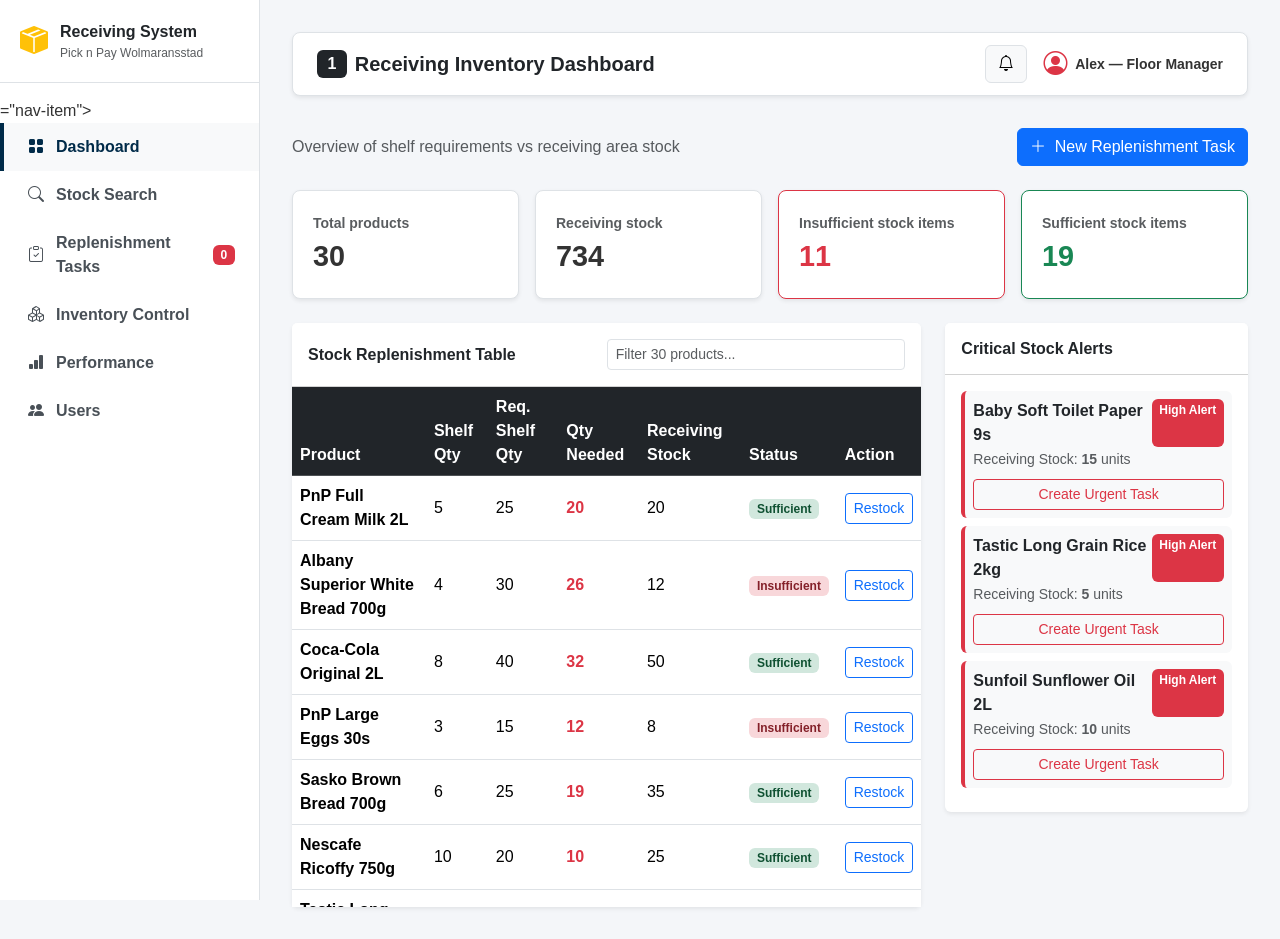
<file: index.html>
<!DOCTYPE html>
<html lang="en">
<head>
  <meta charset="UTF-8">
  <meta name="viewport" content="width=device-width, initial-scale=1.0">
  <title>Pick n Pay Wolmaransstad - Receiving Stock System</title>

  <!-- Bootstrap CSS -->
  <link href="https://cdn.jsdelivr.net/npm/bootstrap@5.3.2/dist/css/bootstrap.min.css" rel="stylesheet">

  <!-- Bootstrap Icons -->
  <link rel="stylesheet" href="https://cdn.jsdelivr.net/npm/bootstrap-icons@1.11.1/font/bootstrap-icons.css">

  <style>
    :root {
      --pnp-red: #e2001a;
      --pnp-dark-blue: #002b49;
      --sidebar-bg: #ffffff;
      --bg-main: #f4f6f9;
      --border-color: #dee2e6;
    }

    body {
      font-family: 'Segoe UI', Tahoma, Geneva, Verdana, sans-serif;
      background-color: var(--bg-main);
      color: #333333;
      overflow-x: hidden;
      margin: 0;
    }

    .app-container {
      display: flex;
      min-height: 100vh;
    }

    .sidebar {
      width: 260px;
      background-color: var(--sidebar-bg);
      border-right: 1px solid var(--border-color);
      display: flex;
      flex-direction: column;
      position: fixed;
      top: 0;
      bottom: 0;
      z-index: 100;
    }

    .sidebar-header {
      padding: 1.25rem;
      border-bottom: 1px solid var(--border-color);
      display: flex;
      align-items: center;
      gap: 0.75rem;
    }

    .sidebar-nav {
      padding: 1rem 0;
      list-style: none;
      margin: 0;
    }

    .sidebar-nav .nav-link {
      display: flex;
      align-items: center;
      gap: 0.75rem;
      padding: 0.75rem 1.5rem;
      color: #495057;
      font-weight: 600;
      text-decoration: none;
      border-left: 4px solid transparent;
      transition: all 0.2s ease;
      cursor: pointer;
    }

    .sidebar-nav .nav-link:hover,
    .sidebar-nav .nav-link.active {
      background-color: #f8f9fa;
      color: var(--pnp-dark-blue);
      border-left-color: var(--pnp-dark-blue);
    }

    .main-content {
      margin-left: 260px;
      flex: 1;
      padding: 2rem;
    }

    .top-header {
      background: white;
      border: 1px solid var(--border-color);
      border-radius: 8px;
      padding: 0.75rem 1.5rem;
      margin-bottom: 2rem;
      display: flex;
      justify-content: space-between;
      align-items: center;
    }

    .card-metric {
      background: white;
      border: 1px solid var(--border-color);
      border-radius: 8px;
      padding: 1.25rem;
    }

    .card-metric .metric-value {
      font-size: 1.8rem;
      font-weight: 700;
    }

    .badge-sufficient {
      background-color: #d1e7dd;
      color: #0f5132;
      font-weight: 600;
    }

    .badge-insufficient {
      background-color: #f8d7da;
      color: #842029;
      font-weight: 600;
    }

    .badge-outofstock {
      background-color: #721c24;
      color: white;
      font-weight: 700;
    }

    .priority-high {
      background-color: #dc3545;
      color: white;
    }

    .priority-medium {
      background-color: #fd7e14;
      color: white;
    }

    .priority-low {
      background-color: #ffc107;
      color: #212529;
    }
  </style>
</head>

<body>

  <!-- Out of stock notification -->
  <div class="toast-container position-fixed top-0 end-0 p-3" style="z-index: 1055;">
    <div id="outOfStockToast" class="toast align-items-center text-white bg-danger border-0" role="alert">
      <div class="d-flex">
        <div class="toast-body" id="toastMessage">
          <strong>ALERT:</strong> Item is now Out of Stock!
        </div>
        <button type="button" class="btn-close btn-close-white me-2 m-auto" data-bs-dismiss="toast"></button>
      </div>
    </div>
  </div>

  <div class="app-container">

    <!-- SIDEBAR -->
    <nav class="sidebar">

      <div class="sidebar-header">
        <i class="bi bi-box-seam-fill text-warning fs-3"></i>
        <div>
          <span class="fw-bold text-dark fs-6">Receiving System</span>
          <small class="text-muted d-block" style="font-size: 0.75rem;">
            Pick n Pay Wolmaransstad
          </small>
        </div>
      </div>

      <ul class="sidebar-nav">

         ="nav-item">
          <a class="nav-link active" data-bs-target="#dashboard-panel">
            <i class="bi bi-grid-fill"></i> Dashboard
          </a>
        </li>

        <li class="nav-item">
          <a class="nav-link" data-bs-target="#search-panel">
            <i class="bi bi-search"></i> Stock Search
          </a>
        </li>

        <li class="nav-item">
          <a class="nav-link" data-bs-target="#tasks-panel">
            <i class="bi bi-clipboard-check"></i>
            Replenishment Tasks
            <span class="badge bg-danger ms-1" id="taskBadgeCount">0</span>
          </a>
        </li>

        <li class="nav-item">
         <a class="nav-link" data-bs-target="#inventory-panel">
          <i class="bi bi-boxes"></i> Inventory Control
         </a>
        </li>

        <li class="nav-item">
          <a class="nav-link" data-bs-target="#performance-panel">
            <i class="bi bi-bar-chart-fill"></i> Performance
          </a>
        </li>

        <li class="nav-item">
          <a class="nav-link" data-bs-target="#users-panel">
            <i class="bi bi-people-fill"></i> Users
          </a>
        </li>

      </ul>
    </nav>

    <!-- MAIN CONTENT -->
    <main class="main-content">

      <header class="top-header shadow-sm">

        <div class="d-flex align-items-center gap-2">
          <span class="badge bg-dark fs-6">1</span>
          <h1 class="h5 fw-bold mb-0 text-dark">
            Receiving Inventory Dashboard
          </h1>
        </div>

        <div class="d-flex align-items-center gap-3">

          <button class="btn btn-light position-relative border">
            <i class="bi bi-bell"></i>
          </button>

          <div id="userProfile" class="d-flex align-items-center gap-2" style="cursor: pointer;">
            <i class="bi bi-person-circle fs-4 text-danger"></i>
            <span id="headerUser" class="fw-bold small">
              Alex — Floor Manager
            </span>
          </div>

        </div>
      </header>

      <div class="tab-content">

        <!-- 1. DASHBOARD -->
        <div class="tab-pane fade show active" id="dashboard-panel">

          <div class="d-flex justify-content-between align-items-center mb-4">
            <p class="text-muted mb-0">
              Overview of shelf requirements vs receiving area stock
            </p>

            <button class="btn btn-primary" id="openNewTaskModalBtn">
              <i class="bi bi-plus-lg me-1"></i>
              New Replenishment Task
            </button>
          </div>

          <!-- KPI Cards -->
          <div class="row g-3 mb-4">

            <div class="col-md-3">
              <div class="card-metric shadow-sm">
                <span class="text-muted small fw-semibold">Total products</span>
                <div class="metric-value" id="kpiTotalProducts">30</div>
              </div>
            </div>

            <div class="col-md-3">
              <div class="card-metric shadow-sm">
                <span class="text-muted small fw-semibold">Receiving stock</span>
                <div class="metric-value" id="kpiReceivingStock">0</div>
              </div>
            </div>

            <div class="col-md-3">
              <div class="card-metric shadow-sm border-danger">
                <span class="text-muted small fw-semibold">
                  Insufficient stock items
                </span>
                <div class="metric-value text-danger" id="kpiInsufficient">0</div>
              </div>
            </div>

            <div class="col-md-3">
              <div class="card-metric shadow-sm border-success">
                <span class="text-muted small fw-semibold">
                  Sufficient stock items
                </span>
                <div class="metric-value text-success" id="kpiSufficient">0</div>
              </div>
            </div>

          </div>

          <div class="row g-4">

            <!-- Stock Replenishment Table -->
            <div class="col-lg-8">

              <div class="card border-0 shadow-sm">

                <div class="card-header bg-white py-3 d-flex justify-content-between align-items-center">

                  <h2 class="h6 fw-bold mb-0">
                    Stock Replenishment Table
                  </h2>

                  <input type="text" id="tableSearchInput"
                         class="form-control form-control-sm w-50"
                         placeholder="Filter 30 products...">

                </div>

                <div class="table-responsive" style="max-height: 520px; overflow-y: auto;">

                  <table class="table table-hover align-middle mb-0" id="inventoryTable">

                    <thead class="table-dark sticky-top">
                      <tr>
                        <th>Product</th>
                        <th>Shelf Qty</th>
                        <th>Req. Shelf Qty</th>
                        <th>Qty Needed</th>
                        <th>Receiving Stock</th>
                        <th>Status</th>
                        <th>Action</th>
                      </tr>
                    </thead>

                    <tbody id="inventoryTableBody"></tbody>

                  </table>

                </div>

              </div>

            </div>

            <!-- Critical Stock Alerts -->
            <div class="col-lg-4">

              <div class="card border-0 shadow-sm">

                <div class="card-header bg-white py-3">
                  <h2 class="h6 fw-bold mb-0">
                    Critical Stock Alerts
                  </h2>
                </div>

                <div class="card-body" id="priorityWidgetBody"></div>

              </div>

            </div>

          </div>

        </div>

        <!-- 2. STOCK SEARCH -->
        <div class="tab-pane fade" id="search-panel">

          <div class="card border-0 shadow-sm p-4">

            <h3 class="h5 fw-bold mb-3">Product Search</h3>

            <input type="text" id="productSearchInput"
                   class="form-control form-control-lg"
                   placeholder="Search for a product, e.g. milk...">

            <div id="productSearchResults" class="mt-3"></div>

          </div>

        </div>

        <!-- 3. REPLENISHMENT TASKS -->
        <div class="tab-pane fade" id="tasks-panel">

          <div class="card border-0 shadow-sm p-4">

            <h3 class="h5 fw-bold mb-3">
              Active Replenishment Tasks
            </h3>

            <div id="tasksContainer">

              <p class="text-muted">
                No active replenishment tasks dispatched yet.
              </p>

            </div>

          </div>

        </div>

        <!-- INVENTORY CONTROL -->
<div class="tab-pane fade" id="inventory-panel">

  <div class="card border-0 shadow-sm p-4 mb-4">

    <h3 class="h5 fw-bold mb-2">
      Inventory Control
    </h3>

    <p class="text-muted">
      Manage incoming stock, damaged products,
      physical stock counts and shelf quantities.
    </p>

    <form id="inventoryControlForm">

      <div class="row g-3 mb-3">

        <div class="col-md-6">

          <label class="form-label fw-semibold">
            Select Product
          </label>

          <select id="controlProduct" class="form-select" required>
            <option value="">Choose a product</option>
          </select>

        </div>

        <div class="col-md-6">

          <label class="form-label fw-semibold">
            Transaction Type
          </label>

          <select id="controlAction" class="form-select" required>

            <option value="receive">Receive Stock</option>
            <option value="damage">Record Damaged Stock</option>
            <option value="reconcile">Reconcile Receiving Stock</option>
            <option value="shelf">Update Shelf Count</option>

          </select>

        </div>

      </div>

      <div id="currentStockInfo" class="alert alert-info">
        Select a product to view its current stock quantities.
      </div>

      <div class="mb-3">

        <label id="controlQuantityLabel" class="form-label fw-semibold">
          Quantity Received
        </label>

        <input type="number" id="controlQuantity"
               class="form-control" min="1" step="1" required>

        <small id="controlHelp" class="text-muted">
          Enter the number of units physically received.
        </small>

      </div>

      <div class="mb-3">

        <label class="form-label fw-semibold">
          Reason / Reference
        </label>

        <textarea id="controlReason"
                  class="form-control" rows="2"
                  placeholder="Enter the reason for this stock transaction..."
                  required></textarea>

      </div>

      <button type="submit" class="btn btn-primary">
        <i class="bi bi-check-circle me-1"></i>
        Confirm Stock Transaction
      </button>

    </form>

  </div>

  <!-- Inventory Accuracy -->
  <div class="row g-3 mb-4">

    <div class="col-md-4">
      <div class="card-metric shadow-sm">
        <span class="text-muted small fw-semibold">
          Stock Reconciliations
        </span>
        <div id="totalReconciliations" class="metric-value">0</div>
      </div>
    </div>

    <div class="col-md-4">
      <div class="card-metric shadow-sm">
        <span class="text-muted small fw-semibold">
          Discrepancies Identified
        </span>
        <div id="totalDiscrepancies"
             class="metric-value text-danger">0</div>
      </div>
    </div>

    <div class="col-md-4">
      <div class="card-metric shadow-sm">
        <span class="text-muted small fw-semibold">
          Inventory Record Accuracy
        </span>
        <div id="inventoryAccuracy"
             class="metric-value text-success">N/A</div>
      </div>
    </div>

  </div>

  <!-- Stock Movement History -->
  <div class="card border-0 shadow-sm p-4">

    <h3 class="h5 fw-bold mb-3">
      Stock Movement History
    </h3>

    <div class="table-responsive">

      <table class="table table-hover align-middle">

        <thead class="table-dark">

          <tr>
            <th>Date &amp; Time</th>
            <th>Product</th>
            <th>Transaction</th>
            <th>Receiving Before</th>
            <th>Receiving After</th>
            <th>Shelf Before</th>
            <th>Shelf After</th>
            <th>User</th>
            <th>Reason</th>
          </tr>

        </thead>

        <tbody id="stockHistoryBody">

          <tr>
            <td colspan="9" class="text-muted">
              No stock transactions recorded yet.
            </td>
          </tr>

        </tbody>

      </table>

    </div>

  </div>

</div>

        <!-- 4. PERFORMANCE -->
        <div class="tab-pane fade" id="performance-panel">

          <div class="card border-0 shadow-sm p-4">

            <h3 class="h5 fw-bold mb-3">
              Performance Monitoring
            </h3>

            <div class="row g-3">

              <div class="col-md-4">
                <div class="card p-3 shadow-sm bg-light">
                  Pending Tasks:
                  <span id="perfPending" class="fw-bold text-warning fs-4">0</span>
                </div>
              </div>

              <div class="col-md-4">
                <div class="card p-3 shadow-sm bg-light">
                  Completed Today:
                  <span id="perfCompleted" class="fw-bold text-success fs-4">0</span>
                </div>
              </div>

              <div class="col-md-4">
                <div class="card p-3 shadow-sm bg-light">
                  Avg Response Time:
                  <span id="perfResponseTime" class="fw-bold text-primary fs-4">N/A</span>
                </div>
              </div>

            </div>

          </div>

        </div>

        <!-- 5. USERS -->
        <div class="tab-pane fade" id="users-panel">

          <div class="card border-0 shadow-sm p-4">

            <h3 class="h5 fw-bold mb-2">System Users</h3>

            <p class="text-muted">
              View the team and select a user.
            </p>

            <label for="userSelect" class="form-label fw-bold">
              Choose a user
            </label>

            <select id="userSelect" class="form-select mb-3"></select>

            <div id="selectedUserInfo" class="alert alert-info"></div>

            <div class="table-responsive">

              <table class="table table-hover align-middle">

                <thead class="table-dark">
                  <tr>
                    <th>Name</th>
                    <th>Role</th>
                    <th>Main duties</th>
                  </tr>
                </thead>

                <tbody id="usersTableBody"></tbody>

              </table>

            </div>

          </div>

        </div>

      </div>
    </main>
  </div>

  <!-- DISPATCH REPLENISHMENT TASK MODAL -->
  <div class="modal fade" id="createTaskModal" tabindex="-1">

    <div class="modal-dialog modal-dialog-centered">

      <div class="modal-content">

        <div class="modal-header bg-dark text-white">

          <h5 class="modal-title fw-bold">
            Dispatch Replenishment Task
          </h5>

          <button type="button" class="btn-close btn-close-white"
                  data-bs-dismiss="modal"></button>

        </div>

        <form id="replenishmentTaskForm">

          <div class="modal-body">

            <div class="mb-3">

              <label class="form-label fw-semibold">
                Product Name
              </label>

              <select id="modalProductName" class="form-select" required>
                <option value="">Select a product</option>
              </select>

            </div>

            <div class="row g-2 mb-3">

              <div class="col-md-6">

                <label class="form-label fw-semibold">
                  Quantity Needed
                </label>

                <input type="number" id="modalQtyNeeded"
                       class="form-control" min="1" required>

              </div>

              <div class="col-md-6">

                <label class="form-label fw-semibold">
                  Select Priority
                </label>

                <select id="modalPriority" class="form-select">

                  <option value="High">High Priority</option>
                  <option value="Medium" selected>Medium Priority</option>
                  <option value="Low">Low Priority</option>

                </select>

              </div>

            </div>

            <div class="mb-3">

              <label class="form-label fw-semibold">
                Shelf Location
              </label>

              <select id="modalShelfLoc" class="form-select" required>
                <option value="">Select shelf location</option>
              </select>

            </div>

            <div id="taskStockInfo" class="alert alert-light border small">
              Select a product to view stock availability.
            </div>

          </div>

          <div class="modal-footer">

            <button type="button" class="btn btn-secondary"
                    data-bs-dismiss="modal">
              Cancel
            </button>

            <button type="submit" class="btn btn-primary">
              Dispatch Task
            </button>

          </div>

        </form>

      </div>

    </div>

  </div>

  <!-- SUPPLIER STOCK MODAL -->
  <div class="modal fade" id="reorderModal" tabindex="-1">

    <div class="modal-dialog modal-dialog-centered">

      <div class="modal-content">

        <div class="modal-header bg-danger text-white">

          <h5 class="modal-title fw-bold">
            <i class="bi bi-truck me-2"></i>
            Receive Supplier Stock
          </h5>

          <button type="button" class="btn-close btn-close-white"
                  data-bs-dismiss="modal"></button>

        </div>

        <form id="reorderStockForm">

          <div class="modal-body">

            <div class="mb-3">

              <label class="form-label fw-semibold">
                Product Name
              </label>

              <input type="text" id="reorderProductName"
                     class="form-control" readonly>

            </div>

            <div class="mb-3">

              <label class="form-label fw-semibold">
                Quantity Received
              </label>

              <input type="number" id="reorderQty"
                     class="form-control" min="1" value="50" required>

            </div>

          </div>

          <div class="modal-footer">

            <button type="button" class="btn btn-secondary"
                    data-bs-dismiss="modal">
              Cancel
            </button>

            <button type="submit" class="btn btn-danger">
              Receive New Supplier Stock
            </button>

          </div>

        </form>

      </div>

    </div>

  </div>

  <!-- Bootstrap JavaScript -->
  <script src="https://cdn.jsdelivr.net/npm/bootstrap@5.3.2/dist/js/bootstrap.bundle.min.js"></script>

  <script>

    // 30 Fast-Moving Pick n Pay Grocery Products

    const productsData = [
      { name: "PnP Full Cream Milk 2L", shelfQty: 5, reqQty: 25, receivingQty: 20, aisle: "Aisle 1 (Dairy)" },
      { name: "Albany Superior White Bread 700g", shelfQty: 4, reqQty: 30, receivingQty: 12, aisle: "Aisle 2 (Bakery)" },
      { name: "Coca-Cola Original 2L", shelfQty: 8, reqQty: 40, receivingQty: 50, aisle: "Aisle 3 (Beverages)" },
      { name: "PnP Large Eggs 30s", shelfQty: 3, reqQty: 15, receivingQty: 8, aisle: "Aisle 1 (Dairy)" },
      { name: "Sasko Brown Bread 700g", shelfQty: 6, reqQty: 25, receivingQty: 35, aisle: "Aisle 2 (Bakery)" },
      { name: "Nescafe Ricoffy 750g", shelfQty: 10, reqQty: 20, receivingQty: 25, aisle: "Aisle 4 (Pantry)" },
      { name: "Tastic Long Grain Rice 2kg", shelfQty: 2, reqQty: 18, receivingQty: 5, aisle: "Aisle 4 (Pantry)" },
      { name: "White Star Maize Meal 2.5kg", shelfQty: 5, reqQty: 35, receivingQty: 40, aisle: "Aisle 4 (Pantry)" },
      { name: "Flora Light Spread 500g", shelfQty: 7, reqQty: 15, receivingQty: 20, aisle: "Aisle 1 (Dairy)" },
      { name: "Clover Gouda Cheese 850g", shelfQty: 2, reqQty: 12, receivingQty: 4, aisle: "Aisle 1 (Dairy)" },
      { name: "PnP Fresh Chicken Pack 1kg", shelfQty: 6, reqQty: 20, receivingQty: 8, aisle: "Butchery" },
      { name: "Koo Baked Beans 410g", shelfQty: 12, reqQty: 50, receivingQty: 60, aisle: "Aisle 5 (Canned)" },
      { name: "All Gold Tomato Sauce 700ml", shelfQty: 4, reqQty: 22, receivingQty: 15, aisle: "Aisle 5 (Condiments)" },
      { name: "Huletts White Sugar 2kg", shelfQty: 8, reqQty: 30, receivingQty: 45, aisle: "Aisle 4 (Pantry)" },
      { name: "Sunfoil Sunflower Oil 2L", shelfQty: 3, reqQty: 25, receivingQty: 10, aisle: "Aisle 4 (Pantry)" },
      { name: "Simba Potato Chips 120g", shelfQty: 15, reqQty: 45, receivingQty: 60, aisle: "Aisle 6 (Snacks)" },
      { name: "Cadbury Dairy Milk 150g", shelfQty: 10, reqQty: 30, receivingQty: 12, aisle: "Aisle 6 (Sweets)" },
      { name: "Five Roses Tea Bags 100s", shelfQty: 5, reqQty: 20, receivingQty: 25, aisle: "Aisle 4 (Pantry)" },
      { name: "Jacobs Kronung Coffee 200g", shelfQty: 4, reqQty: 15, receivingQty: 18, aisle: "Aisle 4 (Pantry)" },
      { name: "Danone Ultra Mel Custard 1L", shelfQty: 8, reqQty: 24, receivingQty: 30, aisle: "Aisle 1 (Dairy)" },
      { name: "McCain Cut Green Beans 1kg", shelfQty: 3, reqQty: 12, receivingQty: 6, aisle: "Aisle 7 (Frozen)" },
      { name: "PnP Beef Sausage 1kg", shelfQty: 5, reqQty: 18, receivingQty: 22, aisle: "Butchery" },
      { name: "Handy Andy Cleaner 750ml", shelfQty: 6, reqQty: 20, receivingQty: 30, aisle: "Aisle 8 (Household)" },
      { name: "Omo Auto Washing Powder 2kg", shelfQty: 4, reqQty: 16, receivingQty: 9, aisle: "Aisle 8 (Household)" },
      { name: "Colgate Triple Action 100ml", shelfQty: 14, reqQty: 30, receivingQty: 40, aisle: "Aisle 9 (Toiletries)" },
      { name: "Baby Soft Toilet Paper 9s", shelfQty: 2, reqQty: 20, receivingQty: 15, aisle: "Aisle 8 (Household)" },
      { name: "Kellogg's Corn Flakes 1kg", shelfQty: 6, reqQty: 25, receivingQty: 35, aisle: "Aisle 4 (Cereal)" },
      { name: "Bokomo Weet-Bix 450g", shelfQty: 9, reqQty: 28, receivingQty: 30, aisle: "Aisle 4 (Cereal)" },
      { name: "Dettol Antiseptic 500ml", shelfQty: 5, reqQty: 15, receivingQty: 20, aisle: "Aisle 9 (Health)" },
      { name: "Jungle Oats 1kg", shelfQty: 7, reqQty: 20, receivingQty: 25, aisle: "Aisle 4 (Cereal)" }
    ];

    // System users

    const users = [
      {
        name: 'Sam',
        role: 'Store Manager',
        duties: 'Oversees the store, checks stock and reviews performance.'
      },
      {
        name: 'Alex',
        role: 'Floor Manager',
        duties: 'Checks shelf shortages and creates replenishment tasks.'
      },
      {
        name: 'Jamie',
        role: 'Staff Member',
        duties: 'Moves stock from receiving to the shelves and completes tasks.'
      },
      {
        name: 'Jordan',
        role: 'Receiving Manager',
        duties: 'Records incoming stock, monitors receiving inventory and investigates stock discrepancies.'
      }
    ];

    let replenishmentTasks = [];
    let stockMovementHistory = [];
    let reconciliationCount = 0;
    let discrepancyCount = 0;
    let accurateCount = 0;
    let nextTaskId = 1;
    let selectedUser = users[1];

    document.addEventListener('DOMContentLoaded', function() {

      const tbody = document.getElementById('inventoryTableBody');
      const priorityWidget = document.getElementById('priorityWidgetBody');

      const taskModal = new bootstrap.Modal(
        document.getElementById('createTaskModal')
      );

      const reorderModal = new bootstrap.Modal(
        document.getElementById('reorderModal')
      );

      const toast = new bootstrap.Toast(
        document.getElementById('outOfStockToast')
      );

      const productSelect = document.getElementById('modalProductName');
      const shelfSelect = document.getElementById('modalShelfLoc');
      const taskForm = document.getElementById('replenishmentTaskForm');
      const tasksContainer = document.getElementById('tasksContainer');

      // Sidebar tab switching

      function openTab(targetId) {

        document.querySelectorAll('.sidebar-nav .nav-link').forEach(link => {
          link.classList.remove('active');

          if (link.getAttribute('data-bs-target') === targetId) {
            link.classList.add('active');
          }
        });

        document.querySelectorAll('.tab-pane').forEach(panel => {
          panel.classList.remove('show', 'active');
        });

        const target = document.querySelector(targetId);

        if (target) {
          target.classList.add('show', 'active');
        }
      }

      document.querySelectorAll('.sidebar-nav .nav-link').forEach(link => {

        link.addEventListener('click', function(e) {

          e.preventDefault();

          openTab(this.getAttribute('data-bs-target'));

        });

      });

      // Calculate quantity needed on shelf

      function calculateQuantityNeeded(product) {

        return Math.max(0, product.reqQty - product.shelfQty);

      }

      // Calculate replenishment priority

      function calculatePriority(product) {

        const shortage = calculateQuantityNeeded(product);

        const shortageRatio = product.reqQty > 0
          ? shortage / product.reqQty
          : 0;

        if (shortageRatio >= 0.75) {
          return 'High';
        }

        if (shortageRatio >= 0.40) {
          return 'Medium';
        }

        return 'Low';
      }

      // Render dashboard table and KPI cards

      function renderTable() {

        tbody.innerHTML = '';
        priorityWidget.innerHTML = '';

        let sumReceiving = 0;
        let insufficientCount = 0;
        let sufficientCount = 0;

        productsData.forEach(function(product) {

          const qtyNeeded = calculateQuantityNeeded(product);

          const isSufficient = product.receivingQty >= qtyNeeded;
          const isOutOfStock = product.receivingQty === 0;

          sumReceiving += product.receivingQty;

          if (isSufficient) {
            sufficientCount++;
          } else {
            insufficientCount++;
          }

          let badgeHTML = `
            <span class="badge badge-sufficient">Sufficient</span>
          `;

          if (isOutOfStock) {

            badgeHTML = `
              <span class="badge badge-outofstock">OUT OF STOCK</span>
            `;

          } else if (!isSufficient) {

            badgeHTML = `
              <span class="badge badge-insufficient">Insufficient</span>
            `;

          }

          let actionBtn = `
            <button class="btn btn-sm btn-outline-primary restock-btn"
                    data-product="${product.name}">
              Restock
            </button>
          `;

          if (qtyNeeded === 0) {

            actionBtn = `
              <button class="btn btn-sm btn-outline-success" disabled>
                Shelf Full
              </button>
            `;

          }

          if (isOutOfStock) {

            actionBtn = `
              <button class="btn btn-sm btn-danger reorder-btn"
                      data-product="${product.name}">
                <i class="bi bi-cart-plus me-1"></i>
                Receive Stock
              </button>
            `;

          }

          const row = document.createElement('tr');

          row.innerHTML = `
            <td class="fw-bold">${product.name}</td>
            <td>${product.shelfQty}</td>
            <td>${product.reqQty}</td>
            <td class="${qtyNeeded > 0 ? 'text-danger fw-bold' : 'text-success'}">
              ${qtyNeeded}
            </td>
            <td>${product.receivingQty}</td>
            <td>${badgeHTML}</td>
            <td>${actionBtn}</td>
          `;

          tbody.appendChild(row);

        });

        // Display the three most critical stock shortages

        const criticalProducts = productsData.filter(product => {

          return product.receivingQty < calculateQuantityNeeded(product);

        });

        criticalProducts.sort(function(a, b) {

          const ratioA = a.reqQty > 0
            ? calculateQuantityNeeded(a) / a.reqQty
            : 0;

          const ratioB = b.reqQty > 0
            ? calculateQuantityNeeded(b) / b.reqQty
            : 0;

          return ratioB - ratioA;

        });

        criticalProducts.slice(0, 3).forEach(function(product) {

          const isOutOfStock = product.receivingQty === 0;

          const alertBox = document.createElement('div');

          alertBox.className =
            'p-2 mb-2 bg-light border-start border-4 border-danger rounded';

          alertBox.innerHTML = `
            <div class="d-flex justify-content-between">

              <span class="fw-bold">${product.name}</span>

              <span class="badge priority-high">
                ${isOutOfStock ? 'OUT OF STOCK' : 'High Alert'}
              </span>

            </div>

            <small class="text-muted">
              Receiving Stock:
              <strong>${product.receivingQty}</strong> units
            </small>

            <button class="btn btn-outline-danger btn-sm w-100 mt-2
                           ${isOutOfStock ? 'reorder-btn' : 'restock-btn'}"
                    data-product="${product.name}">

              ${isOutOfStock ? 'Receive Stock' : 'Create Urgent Task'}

            </button>
          `;

          priorityWidget.appendChild(alertBox);

        });

        if (criticalProducts.length === 0) {

          priorityWidget.textContent = 'No critical stock shortages.';

        }

        // Update KPIs

        document.getElementById('kpiTotalProducts').textContent =
          productsData.length;

        document.getElementById('kpiReceivingStock').textContent =
          sumReceiving;

        document.getElementById('kpiInsufficient').textContent =
          insufficientCount;

        document.getElementById('kpiSufficient').textContent =
          sufficientCount;

        filterTable();
        searchProducts();

      }

      // Filter dashboard table

      function filterTable() {

        const searchTerm = document.getElementById('tableSearchInput')
          .value.toLowerCase().trim();

        tbody.querySelectorAll('tr').forEach(function(row) {

          row.style.display =
            row.textContent.toLowerCase().includes(searchTerm)
              ? ''
              : 'none';

        });

      }

      document.getElementById('tableSearchInput')
        .addEventListener('input', filterTable);

      // Product search page

      function searchProducts() {

        const query = document.getElementById('productSearchInput')
          .value.toLowerCase().trim();

        const results = document.getElementById('productSearchResults');

        results.innerHTML = '';

        if (!query) {
          return;
        }

        const matches = productsData.filter(product => {

          return product.name.toLowerCase().includes(query);

        });

        if (matches.length === 0) {

          results.textContent = 'No products found.';
          return;

        }

        const message = document.createElement('p');

        message.textContent = matches.length + ' product(s) found';

        results.appendChild(message);

        const wrapper = document.createElement('div');

        wrapper.className = 'table-responsive';

        const table = document.createElement('table');

        table.className = 'table table-hover align-middle';

        table.innerHTML = `
          <thead class="table-dark">
            <tr>
              <th>Product</th>
              <th>Shelf Qty</th>
              <th>Req. Shelf Qty</th>
              <th>Qty Needed</th>
              <th>Receiving Stock</th>
              <th>Status</th>
            </tr>
          </thead>
          <tbody></tbody>
        `;

        matches.forEach(function(product) {

          const qtyNeeded = calculateQuantityNeeded(product);

          const sufficient = product.receivingQty >= qtyNeeded;

          let badge = `
            <span class="badge badge-sufficient">Sufficient</span>
          `;

          if (product.receivingQty === 0) {

            badge = `
              <span class="badge badge-outofstock">OUT OF STOCK</span>
            `;

          } else if (!sufficient) {

            badge = `
              <span class="badge badge-insufficient">Insufficient</span>
            `;

          }

          const row = document.createElement('tr');

          row.innerHTML = `
            <td class="fw-bold">${product.name}</td>
            <td>${product.shelfQty}</td>
            <td>${product.reqQty}</td>
            <td class="text-danger fw-bold">${qtyNeeded}</td>
            <td>${product.receivingQty}</td>
            <td>${badge}</td>
          `;

          table.querySelector('tbody').appendChild(row);

        });

        wrapper.appendChild(table);
        results.appendChild(wrapper);

      }

      document.getElementById('productSearchInput')
        .addEventListener('input', searchProducts);

      // Populate product dropdown

      productsData.forEach(function(product) {

        const option = document.createElement('option');

        option.value = product.name;
        option.textContent = product.name;

        productSelect.appendChild(option);

      });

      // Update replenishment task details

      function updateTaskDetails() {

        const product = productsData.find(
          p => p.name === productSelect.value
        );

        const quantityInput = document.getElementById('modalQtyNeeded');
        const stockInfo = document.getElementById('taskStockInfo');

        shelfSelect.innerHTML =
          '<option value="">Select shelf location</option>';

        if (!product) {

          quantityInput.value = '';
          quantityInput.removeAttribute('max');

          stockInfo.textContent =
            'Select a product to view stock availability.';

          return;

        }

        const shortage = calculateQuantityNeeded(product);

        const availableQuantity = Math.min(
          shortage, product.receivingQty
        );

        quantityInput.value = availableQuantity;
        quantityInput.max = availableQuantity;

        document.getElementById('modalPriority').value =
          calculatePriority(product);

        stockInfo.textContent =
          'Shelf requirement: ' + shortage +
          ' units | Receiving stock available: ' +
          product.receivingQty + ' units';

        // Shelf location dropdown - prototype locations

        for (let shelf = 1; shelf <= 4; shelf++) {

          const option = document.createElement('option');

          option.value = product.aisle + ', Shelf ' + shelf;
          option.textContent = option.value;

          shelfSelect.appendChild(option);

        }

      }

      productSelect.addEventListener('change', updateTaskDetails);

      // Open new replenishment task

      document.getElementById('openNewTaskModalBtn')
        .addEventListener('click', function() {

          taskForm.reset();

          productSelect.value = '';

          updateTaskDetails();

          taskModal.show();

        });

      // Dashboard restock and receiving buttons

      document.addEventListener('click', function(e) {

        const restockButton = e.target.closest('.restock-btn');

        const reorderButton = e.target.closest('.reorder-btn');

        if (restockButton) {

          taskForm.reset();

          productSelect.value =
            restockButton.getAttribute('data-product');

          updateTaskDetails();

          if (restockButton.classList.contains('btn-outline-danger')) {

            document.getElementById('modalPriority').value = 'High';

          }

          taskModal.show();

        }

        if (reorderButton) {

          document.getElementById('reorderProductName').value =
            reorderButton.getAttribute('data-product');

          reorderModal.show();

        }

      });

      // Dispatch replenishment task

      taskForm.addEventListener('submit', function(e) {

        e.preventDefault();

        const product = productsData.find(
          p => p.name === productSelect.value
        );

        const quantity = Number(
          document.getElementById('modalQtyNeeded').value
        );

        const priority = document.getElementById('modalPriority').value;

        const shelfLocation = shelfSelect.value;

        if (!product || !shelfLocation) {

          alert('Please select a product and shelf location.');
          return;

        }

        if (!Number.isInteger(quantity) || quantity <= 0) {

          alert('Please enter a valid quantity.');
          return;

        }

        if (quantity > product.receivingQty) {

          alert('Insufficient stock available in receiving.');
          return;

        }

        if (quantity > calculateQuantityNeeded(product)) {

          alert('The quantity exceeds the shelf requirement.');
          return;

        }

        const existingTask = replenishmentTasks.some(task => {

          return task.product === product.name &&
                 task.status === 'Pending';

        });

        if (existingTask) {

          alert('A pending task already exists for this product.');
          return;

        }

        const newTask = {
          id: nextTaskId++,
          product: product.name,
          quantity: quantity,
          priority: priority,
          location: shelfLocation,
          status: 'Pending',
          createdBy: selectedUser.name,
          createdAt: new Date().toISOString(),
          completedAt: null,
          completedBy: null
        };

        replenishmentTasks.push(newTask);

        renderTasks();

        taskForm.reset();

        taskModal.hide();

        openTab('#tasks-panel');

      });

      // Display replenishment tasks

      function renderTasks() {

        tasksContainer.innerHTML = '';

        const pending = replenishmentTasks.filter(
          task => task.status === 'Pending'
        );

        const completed = replenishmentTasks.filter(
          task => task.status === 'Completed'
        );

        const priorities = {
          High: 1,
          Medium: 2,
          Low: 3
        };

        pending.sort(function(a, b) {

          return priorities[a.priority] - priorities[b.priority]
            || a.createdAt.localeCompare(b.createdAt);

        });

        if (pending.length === 0) {

          const message = document.createElement('p');

          message.className = 'text-muted';

          message.textContent =
            'No active replenishment tasks dispatched yet.';

          tasksContainer.appendChild(message);

        }

        pending.forEach(function(task) {

          const badgeClass = task.priority === 'High'
            ? 'priority-high'
            : task.priority === 'Medium'
              ? 'priority-medium'
              : 'priority-low';

          const borderClass = task.priority === 'High'
            ? 'border-danger'
            : task.priority === 'Medium'
              ? 'border-warning'
              : 'border-info';

          const card = document.createElement('div');

          card.className =
            'card mb-3 border-start border-4 shadow-sm ' + borderClass;

          const body = document.createElement('div');

          body.className =
            'card-body d-flex justify-content-between align-items-center';

          const details = document.createElement('div');

          const title = document.createElement('h5');

          title.className = 'fw-bold mb-1';
          title.textContent = task.product;

          const information = document.createElement('p');

          information.className = 'text-muted small mb-1';

          information.textContent =
            'Quantity: ' + task.quantity +
            ' | Location: ' + task.location;

          const priorityBadge = document.createElement('span');

          priorityBadge.className = 'badge ' + badgeClass;

          priorityBadge.textContent = task.priority + ' Priority';

          const created = document.createElement('p');

          created.className = 'text-muted small mt-2 mb-0';

          created.textContent =
            'Dispatched by: ' + task.createdBy +
            ' | ' + new Date(task.createdAt).toLocaleString();

          details.append(title, information, priorityBadge, created);

          const button = document.createElement('button');

          button.className = 'btn btn-success btn-sm';

          button.textContent = 'Mark Complete';

          button.addEventListener('click', function() {

            completeTask(task.id);

          });

          body.append(details, button);

          card.appendChild(body);

          tasksContainer.appendChild(card);

        });

        // Completed task history

        if (completed.length > 0) {

          const heading = document.createElement('h5');

          heading.className = 'fw-bold mt-4';

          heading.textContent = 'Completed Tasks';

          tasksContainer.appendChild(heading);

          completed.forEach(function(task) {

            const card = document.createElement('div');

            card.className = 'card bg-light mb-2 p-3';

            const title = document.createElement('strong');

            title.textContent = task.product;

            const details = document.createElement('small');

            details.className = 'text-muted';

            details.textContent =
              task.quantity + ' units replenished' +
              ' | Completed by: ' + task.completedBy +
              ' | ' + new Date(task.completedAt).toLocaleString();

            const status = document.createElement('span');

            status.className = 'text-success fw-bold';

            status.textContent = 'Completed';

            card.append(title, details, status);

            tasksContainer.appendChild(card);

          });

        }

        updatePerformance();

      }

      // Complete replenishment task

      function completeTask(taskId) {

        const task = replenishmentTasks.find(
          t => t.id === taskId
        );

        if (!task || task.status !== 'Pending') {

          return;

        }

        const product = productsData.find(
          p => p.name === task.product
        );

        if (!product) {

          return;

        }

        if (task.quantity > product.receivingQty) {

          alert('Insufficient stock to complete this task.');
          return;

        }

        if (task.quantity > calculateQuantityNeeded(product)) {

          alert('Shelf requirements have changed.');
          return;

        }

        // Move stock from receiving to the shelf

        const receivingBefore = product.receivingQty;

        const shelfBefore = product.shelfQty;

        product.shelfQty += task.quantity;

        product.receivingQty -= task.quantity;

        recordStockMovement(

          product,

          'Replenishment',

          receivingBefore,

          shelfBefore,

          'Stock moved from receiving to the shop floor. Task #' + task.id

);     

        task.status = 'Completed';

        task.completedAt = new Date().toISOString();

        task.completedBy = selectedUser.name;

        renderTable();

        renderTasks();

        // Out of stock notification

        if (product.receivingQty === 0) {

          document.getElementById('toastMessage').textContent =
            'WARNING: ' + product.name +
            ' is now OUT OF STOCK in Receiving!';

          toast.show();

        }

        alert('Replenishment task completed successfully.');

      }

      // Receive new supplier stock

      document.getElementById('reorderStockForm')
        .addEventListener('submit', function(e) {

          e.preventDefault();

          const productName =
            document.getElementById('reorderProductName').value;

          const quantity = Number(
            document.getElementById('reorderQty').value
          );

          const product = productsData.find(
            p => p.name === productName
          );

          if (!product) {

            return;

          }

          if (!Number.isInteger(quantity) || quantity <= 0) {

            alert('Please enter a valid quantity.');
            return;

          }

          const receivingBefore = product.receivingQty;

          const shelfBefore = product.shelfQty;

          product.receivingQty += quantity;

          recordStockMovement(

            product,

            'Stock Received',

            receivingBefore,

            shelfBefore,

           'Supplier delivery recorded from dashboard.'

);

updateStockInformation();

          renderTable();

          reorderModal.hide();

          alert(
            'Stock received successfully! Added ' +
            quantity + ' units of ' + product.name
          );

        });

      // Performance monitoring

      function updatePerformance() {

        const pending = replenishmentTasks.filter(
          task => task.status === 'Pending'
        );

        const completed = replenishmentTasks.filter(
          task => task.status === 'Completed'
        );

        const today = new Date().toDateString();

        const completedToday = completed.filter(task => {

          return new Date(task.completedAt).toDateString() === today;

        });

        document.getElementById('taskBadgeCount').textContent =
          pending.length;

        document.getElementById('perfPending').textContent =
          pending.length;

        document.getElementById('perfCompleted').textContent =
          completedToday.length;

        let totalMinutes = 0;

        completed.forEach(function(task) {

          const responseTime = (
            new Date(task.completedAt) -
            new Date(task.createdAt)
          ) / 60000;

          totalMinutes += responseTime;

        });

        const averageResponse = completed.length > 0
          ? (totalMinutes / completed.length).toFixed(1) + ' mins'
          : 'N/A';

        document.getElementById('perfResponseTime').textContent =
          averageResponse;

      }

      // Users panel

      const userSelect = document.getElementById('userSelect');

      const usersTableBody = document.getElementById('usersTableBody');

      users.forEach(function(user, index) {

        const option = document.createElement('option');

        option.value = index;

        option.textContent = user.name + ' — ' + user.role;

        userSelect.appendChild(option);

        const row = document.createElement('tr');

        [user.name, user.role, user.duties].forEach(function(value) {

          const cell = document.createElement('td');

          cell.textContent = value;

          row.appendChild(cell);

        });

        usersTableBody.appendChild(row);

      });

      // Display selected user

      function showSelectedUser() {

        selectedUser = users[Number(userSelect.value)];

        document.getElementById('selectedUserInfo').textContent =
          selectedUser.name + ' | ' +
          selectedUser.role + ': ' +
          selectedUser.duties;

        document.getElementById('headerUser').textContent =
          selectedUser.name + ' — ' + selectedUser.role;

      }

      userSelect.value = '1';

      userSelect.addEventListener('change', showSelectedUser);

      // Click on profile to choose a user

      const userProfile = document.getElementById('userProfile');

      userProfile.setAttribute('role', 'button');

      userProfile.tabIndex = 0;

      userProfile.title = 'Choose a user';

      userProfile.addEventListener('click', function() {

        openTab('#users-panel');

      });

      userProfile.addEventListener('keydown', function(e) {

        if (e.key === 'Enter' || e.key === ' ') {

          e.preventDefault();

          openTab('#users-panel');

        }

      });

      // INVENTORY CONTROL

const controlProduct = document.getElementById('controlProduct');
const controlAction = document.getElementById('controlAction');
const controlQuantity = document.getElementById('controlQuantity');
const controlReason = document.getElementById('controlReason');
const controlForm = document.getElementById('inventoryControlForm');

// Populate the inventory control product dropdown

productsData.forEach(function(product) {

  const option = document.createElement('option');

  option.value = product.name;
  option.textContent = product.name;

  controlProduct.appendChild(option);

});

// Display the selected product's current stock

function updateStockInformation() {

  const product = productsData.find(
    p => p.name === controlProduct.value
  );

  const stockInfo = document.getElementById('currentStockInfo');

  if (!product) {

    stockInfo.textContent =
      'Select a product to view its current stock quantities.';

    return;

  }

  stockInfo.textContent =
    'Receiving stock: ' + product.receivingQty +
    ' units | Current shelf stock: ' + product.shelfQty +
    ' units | Required shelf stock: ' + product.reqQty +
    ' units';

}

controlProduct.addEventListener(
  'change', updateStockInformation
);

// Change quantity label according to transaction type

function updateTransactionDetails() {

  const label = document.getElementById('controlQuantityLabel');
  const help = document.getElementById('controlHelp');

  controlQuantity.value = '';

  if (controlAction.value === 'receive') {

    label.textContent = 'Quantity Received';

    help.textContent =
      'Enter the number of units physically received.';

    controlQuantity.min = 1;

  } else if (controlAction.value === 'damage') {

    label.textContent = 'Damaged Quantity';

    help.textContent =
      'Enter the number of damaged units removed from receiving.';

    controlQuantity.min = 1;

  } else if (controlAction.value === 'reconcile') {

    label.textContent = 'Physical Receiving Stock Count';

    help.textContent =
      'Enter the actual quantity physically counted in receiving.';

    controlQuantity.min = 0;

  } else if (controlAction.value === 'shelf') {

    label.textContent = 'Actual Shelf Quantity';

    help.textContent =
      'Enter the actual number of units counted on the shop floor.';

    controlQuantity.min = 0;

  }

}

controlAction.addEventListener(
  'change', updateTransactionDetails
);

// Record a stock movement

function recordStockMovement(
  product,
  transaction,
  receivingBefore,
  shelfBefore,
  reason
) {

  const movement = {

    date: new Date().toISOString(),

    product: product.name,

    transaction: transaction,

    receivingBefore: receivingBefore,

    receivingAfter: product.receivingQty,

    shelfBefore: shelfBefore,

    shelfAfter: product.shelfQty,

    user: selectedUser.name,

    reason: reason

  };

  stockMovementHistory.unshift(movement);

  renderStockHistory();

}

// Display stock movement history

function renderStockHistory() {

  const historyBody = document.getElementById('stockHistoryBody');

  historyBody.innerHTML = '';

  if (stockMovementHistory.length === 0) {

    const row = document.createElement('tr');

    const cell = document.createElement('td');

    cell.colSpan = 9;

    cell.textContent = 'No stock transactions recorded yet.';

    row.appendChild(cell);

    historyBody.appendChild(row);

    return;

  }

  stockMovementHistory.forEach(function(movement) {

    const row = document.createElement('tr');

    const values = [

      new Date(movement.date).toLocaleString(),

      movement.product,

      movement.transaction,

      movement.receivingBefore,

      movement.receivingAfter,

      movement.shelfBefore,

      movement.shelfAfter,

      movement.user,

      movement.reason

    ];

    values.forEach(function(value) {

      const cell = document.createElement('td');

      cell.textContent = value;

      row.appendChild(cell);

    });

    historyBody.appendChild(row);

  });

}

// Update inventory accuracy metrics

function updateInventoryAccuracy() {

  document.getElementById('totalReconciliations').textContent =
    reconciliationCount;

  document.getElementById('totalDiscrepancies').textContent =
    discrepancyCount;

  const accuracy = reconciliationCount > 0

    ? (accurateCount / reconciliationCount * 100).toFixed(1) + '%'

    : 'N/A';

  document.getElementById('inventoryAccuracy').textContent =
    accuracy;

}

// Process inventory transactions

controlForm.addEventListener('submit', function(e) {

  e.preventDefault();

  const product = productsData.find(
    p => p.name === controlProduct.value
  );

  const action = controlAction.value;

  const quantity = Number(controlQuantity.value);

  const reason = controlReason.value.trim();

  if (!product) {

    alert('Please select a product.');

    return;

  }

  if (
    controlQuantity.value === '' ||
    !Number.isInteger(quantity) ||
    quantity < 0
  ) {

    alert('Please enter a valid stock quantity.');

    return;

  }

  if (!reason) {

    alert('Please provide a reason for the transaction.');

    return;

  }

  const receivingBefore = product.receivingQty;

  const shelfBefore = product.shelfQty;

  let transaction = '';

  // Receive new supplier stock

  if (action === 'receive') {

    if (quantity <= 0) {

      alert('The received quantity must be greater than zero.');

      return;

    }

    product.receivingQty += quantity;

    transaction = 'Stock Received';

  }

  // Remove damaged stock

  else if (action === 'damage') {

    if (quantity <= 0 || quantity > product.receivingQty) {

      alert('Damaged quantity exceeds available stock or is invalid.');

      return;

    }

    product.receivingQty -= quantity;

    transaction = 'Damaged Stock';

  }

  // Reconcile physical stock with system stock

  else if (action === 'reconcile') {

    const discrepancy = quantity - product.receivingQty;

    const confirmed = confirm(

      'Recorded stock: ' + product.receivingQty +

      '\nPhysical count: ' + quantity +

      '\nDiscrepancy: ' + discrepancy +

      '\nConfirm reconciliation?'

    );

    if (!confirmed) {

      return;

    }

    reconciliationCount++;

    if (discrepancy === 0) {

      accurateCount++;

    } else {

      discrepancyCount++;

    }

    product.receivingQty = quantity;

    transaction = 'Stock Reconciliation';

  }

  // Update actual shelf count

  else if (action === 'shelf') {

    product.shelfQty = quantity;

    transaction = 'Shelf Count Updated';

  }

  // Save the stock movement

  recordStockMovement(

    product,

    transaction,

    receivingBefore,

    shelfBefore,

    reason

  );

  // Refresh all relevant information

  renderTable();

  renderTasks();

  updateStockInformation();

  updateInventoryAccuracy();

  controlQuantity.value = '';

  controlReason.value = '';

  alert('Stock transaction recorded successfully.');

});

      // Initial application display

      showSelectedUser();

      renderTable();

      renderTasks();

    });

  </script>

</body>
</html>
</file>
